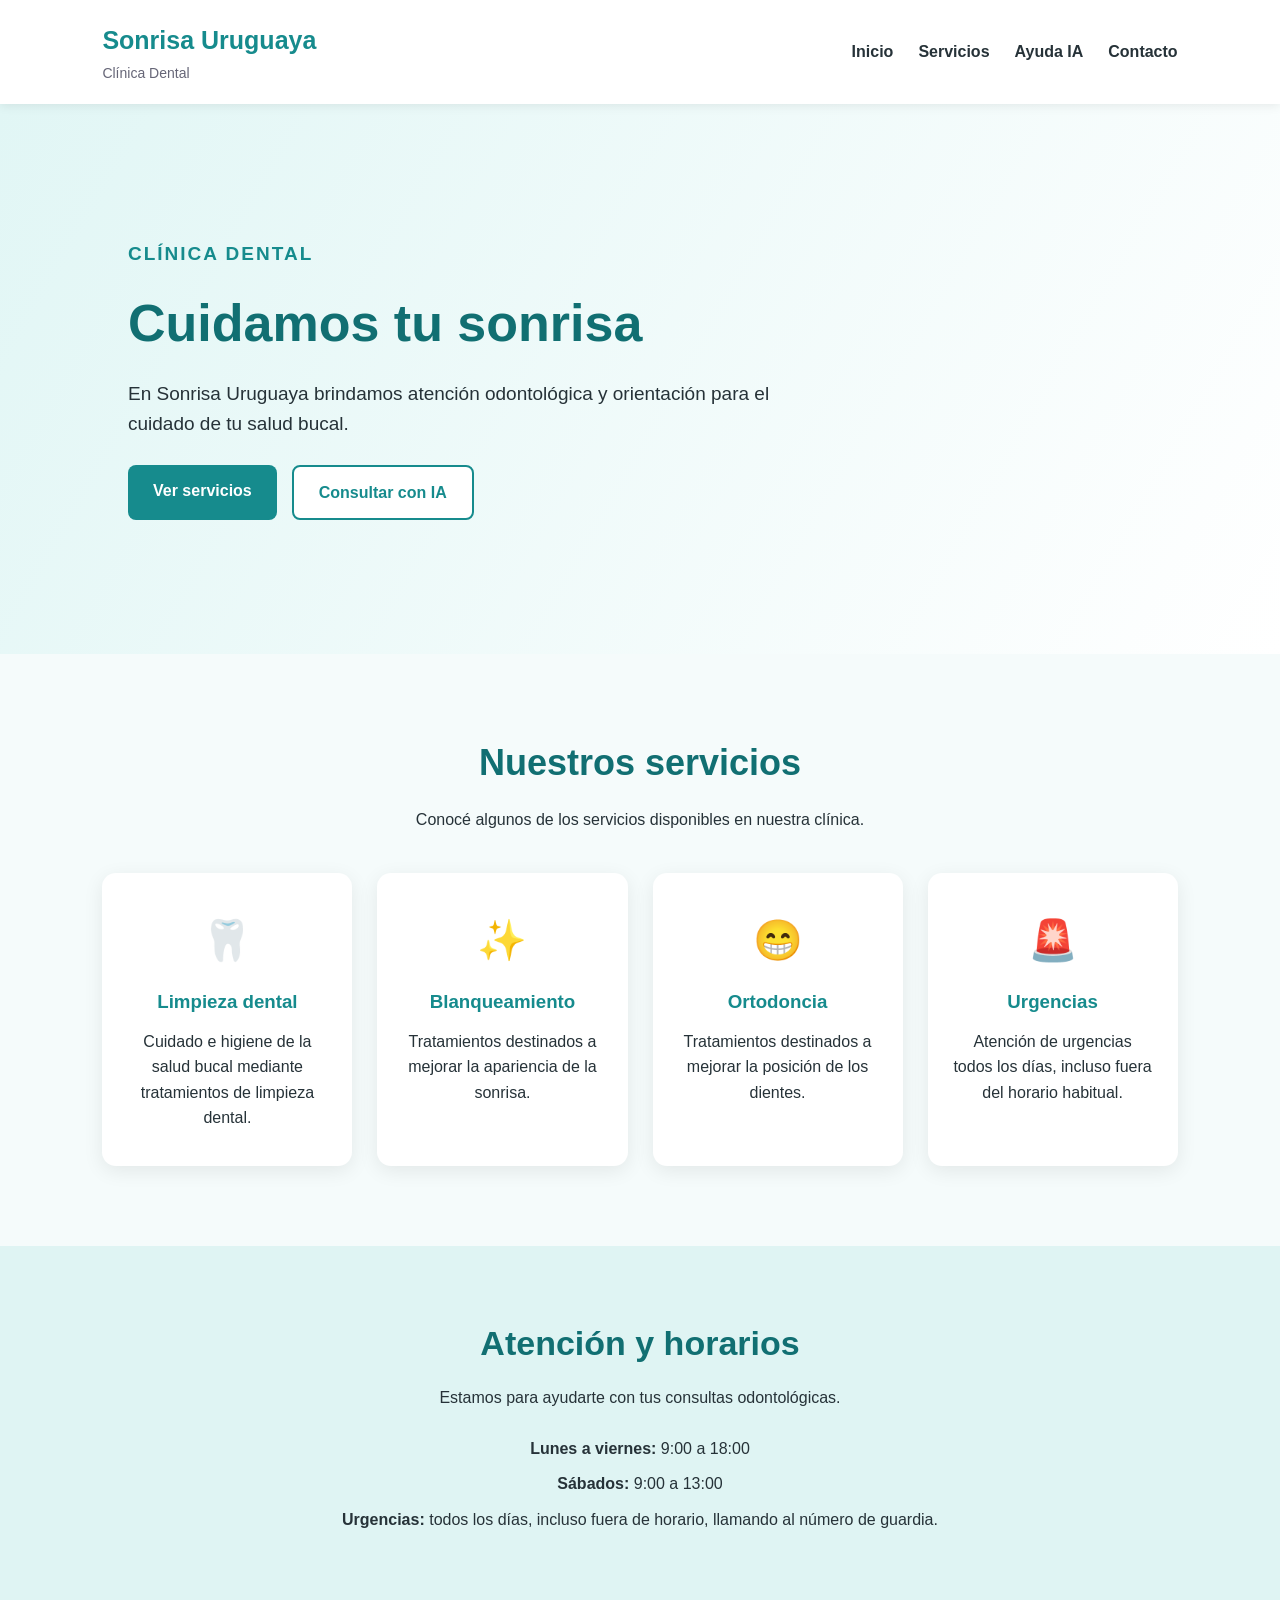
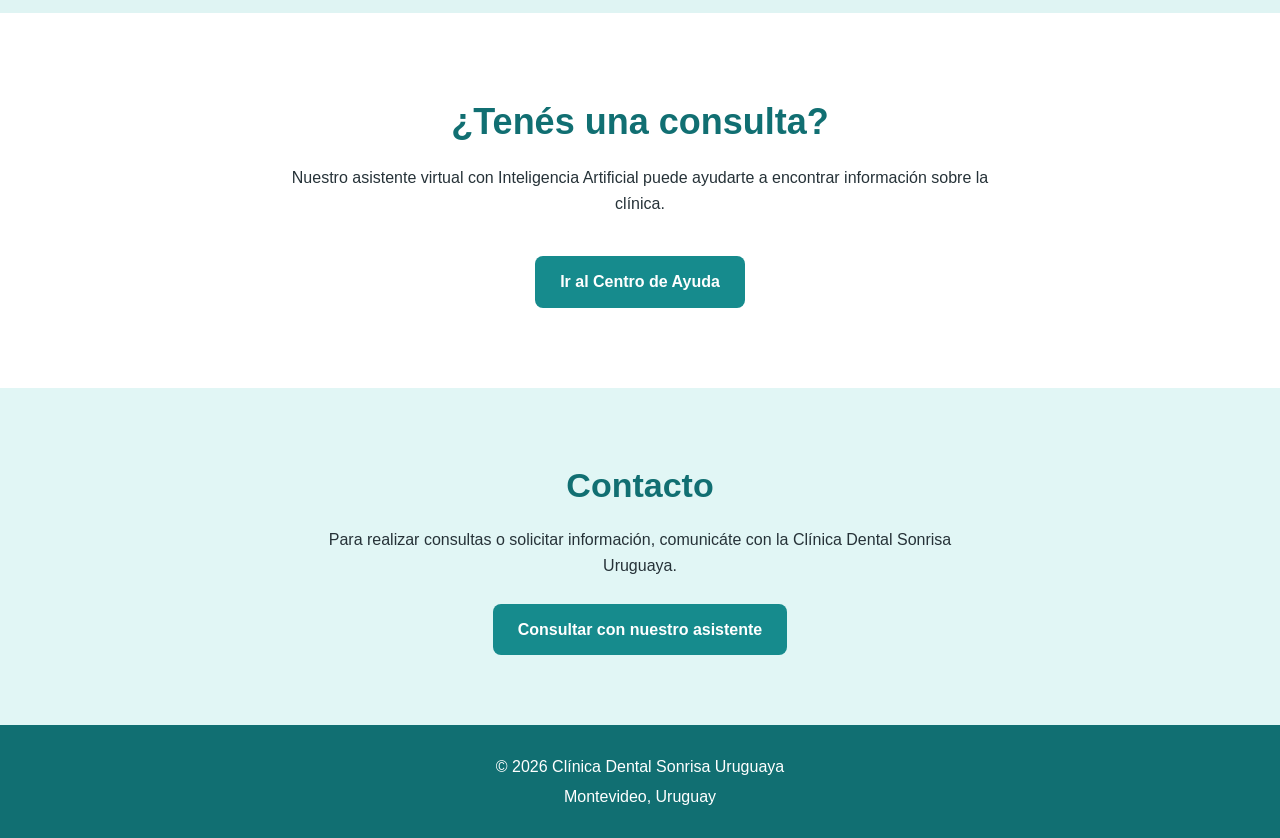
<file: index.html>
<!DOCTYPE html>
<html lang="es">

<head>
    <meta charset="UTF-8">
    <meta name="viewport" content="width=device-width, initial-scale=1.0">

    <title>Clínica Dental Sonrisa Uruguaya</title>

    <link rel="stylesheet" href="style.css">
</head>

<body>


    <header class="header">

        <div class="logo">
            <h1>Sonrisa Uruguaya</h1>
            <p>Clínica Dental</p>
        </div>

        <nav class="nav">

            <a href="index.html">Inicio</a>

            <a href="#servicios">Servicios</a>

            <a href="help.html">Ayuda IA</a>

            <a href="#contacto">Contacto</a>

        </nav>

    </header>


    <main>


        <section class="hero">

            <div class="hero-contenido">

                <p class="etiqueta">
                    CLÍNICA DENTAL
                </p>

                <h2>
                    Cuidamos tu sonrisa
                </h2>

                <p>
                    En Sonrisa Uruguaya brindamos atención
                    odontológica y orientación para el cuidado
                    de tu salud bucal.
                </p>

                <div class="hero-botones">

                    <a href="#servicios" class="boton">
                        Ver servicios
                    </a>

                    <a href="help.html" class="boton boton-secundario">
                        Consultar con IA
                    </a>

                </div>

            </div>

        </section>


        <section id="servicios" class="seccion">

            <h2>Nuestros servicios</h2>

            <p class="texto-centro">
                Conocé algunos de los servicios disponibles
                en nuestra clínica.
            </p>

            <div class="servicios">

                <article class="tarjeta">

                    <div class="icono">
                        🦷
                    </div>

                    <h3>
                        Limpieza dental
                    </h3>

                    <p>
                        Cuidado e higiene de la salud bucal
                        mediante tratamientos de limpieza dental.
                    </p>

                </article>


                <article class="tarjeta">

                    <div class="icono">
                        ✨
                    </div>

                    <h3>
                        Blanqueamiento
                    </h3>

                    <p>
                        Tratamientos destinados a mejorar
                        la apariencia de la sonrisa.
                    </p>

                </article>


                <article class="tarjeta">

                    <div class="icono">
                        😁
                    </div>

                    <h3>
                        Ortodoncia
                    </h3>

                    <p>
                        Tratamientos destinados a mejorar
                        la posición de los dientes.
                    </p>

                </article>


                <article class="tarjeta">

                    <div class="icono">
                        🚨
                    </div>

                    <h3>
                        Urgencias
                    </h3>

                    <p>
                        Atención de urgencias todos los días,
                        incluso fuera del horario habitual.
                    </p>

                </article>

            </div>

        </section>

        <section class="informacion">

            <div class="informacion-contenido">

                <h2>
                    Atención y horarios
                </h2>

                <p>
                    Estamos para ayudarte con tus consultas
                    odontológicas.
                </p>

                <div class="horarios">

                    <p>
                        <strong>Lunes a viernes:</strong>
                        9:00 a 18:00
                    </p>

                    <p>
                        <strong>Sábados:</strong>
                        9:00 a 13:00
                    </p>

                    <p>
                        <strong>Urgencias:</strong>
                        todos los días, incluso fuera de horario,
                        llamando al número de guardia.
                    </p>

                </div>

            </div>

        </section>

        <section class="seccion ayuda-resumen">

            <h2>
                ¿Tenés una consulta?
            </h2>

            <p class="texto-centro">
                Nuestro asistente virtual con Inteligencia
                Artificial puede ayudarte a encontrar
                información sobre la clínica.
            </p>

            <a href="help.html" class="boton">
                Ir al Centro de Ayuda
            </a>

        </section>

        <section id="contacto" class="contacto">

            <h2>
                Contacto
            </h2>

            <p>
                Para realizar consultas o solicitar información,
                comunicáte con la Clínica Dental Sonrisa Uruguaya.
            </p>

            <a href="help.html" class="boton">
                Consultar con nuestro asistente
            </a>

        </section>

    </main>

    <footer>

        <p>
            © 2026 Clínica Dental Sonrisa Uruguaya
        </p>

        <p>
            Montevideo, Uruguay
        </p>

    </footer>


    <script src="script.js"></script>

</body>

</html>
</file>
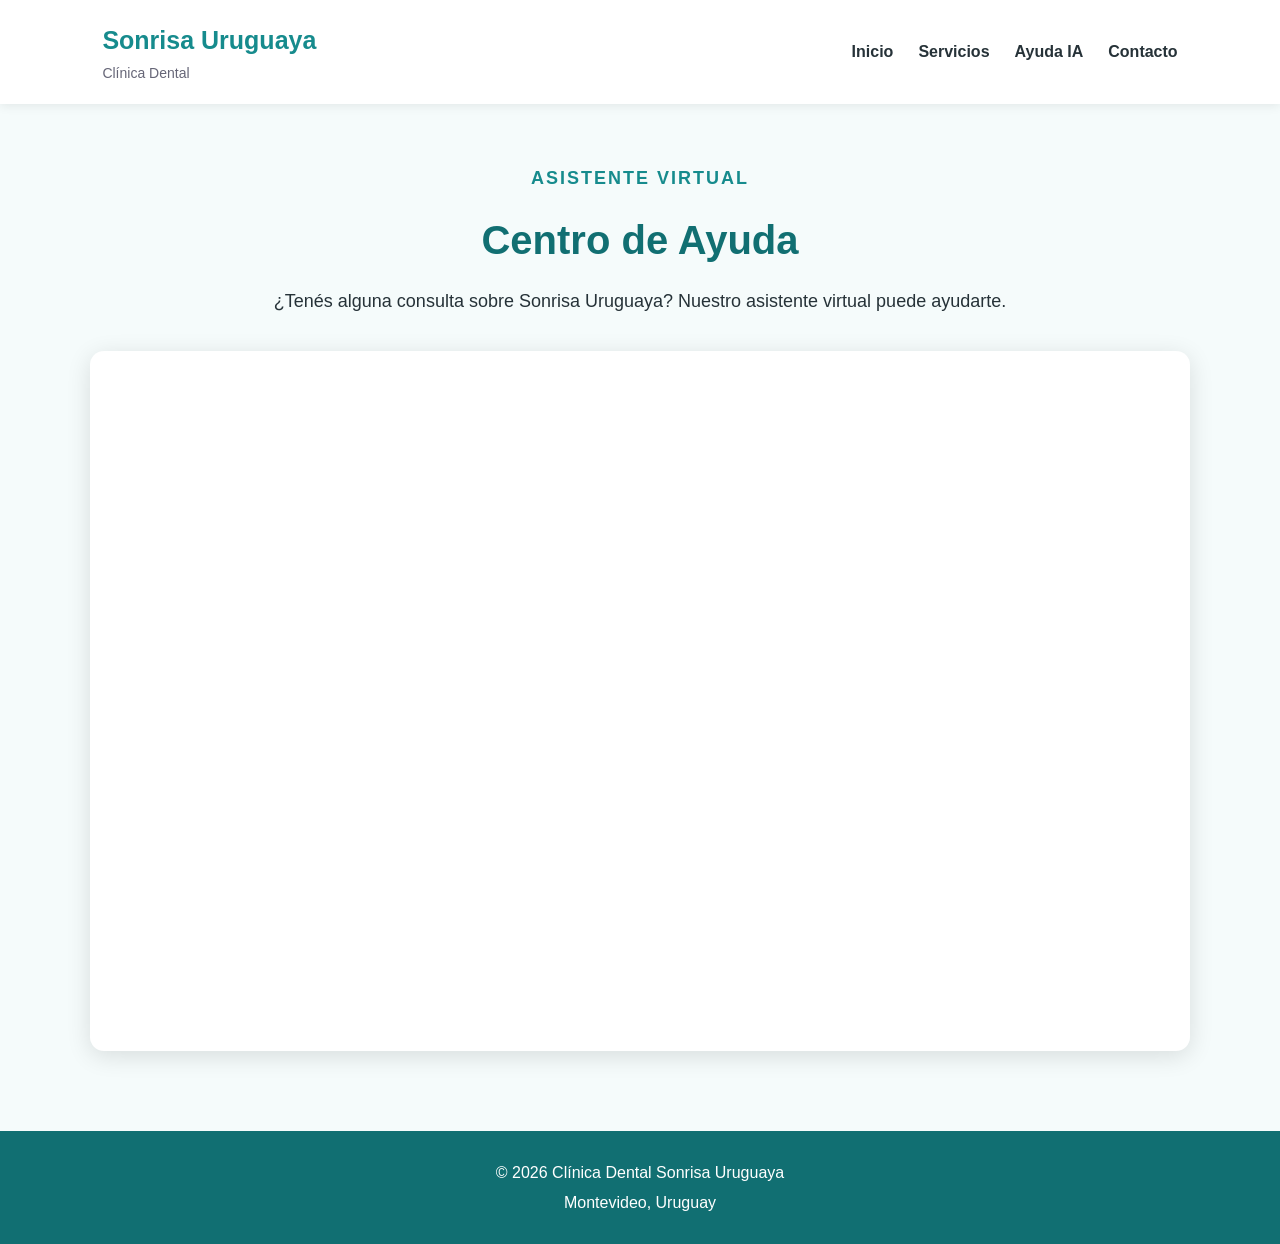
<file: help.html>
<!DOCTYPE html>
<html lang="es">

<head>

    <meta charset="UTF-8">

    <meta name="viewport" content="width=device-width, initial-scale=1.0">

    <title>Centro de Ayuda | Sonrisa Uruguaya</title>

    <link rel="stylesheet" href="style.css">

</head>

<body>


    <header class="header">

        <div class="logo">

            <h1>
                Sonrisa Uruguaya
            </h1>

            <p>
                Clínica Dental
            </p>

        </div>


        <nav class="nav">

            <a href="index.html">
                Inicio
            </a>

            <a href="index.html#servicios">
                Servicios
            </a>

            <a href="help.html">
                Ayuda IA
            </a>

            <a href="index.html#contacto">
                Contacto
            </a>

        </nav>

    </header>

    <main>

        <section class="ayuda">

            <div class="ayuda-introduccion">

                <p class="etiqueta">
                    ASISTENTE VIRTUAL
                </p>

                <h2>
                    Centro de Ayuda
                </h2>

                <p>
                    ¿Tenés alguna consulta sobre Sonrisa Uruguaya?
                    Nuestro asistente virtual puede ayudarte.
                </p>

            </div>

            <div class="chatbase-container">

                <iframe
    src="https://www.chatbase.co/chatbot-iframe/th4dYJsMyo8S7fVeZOGHD"
    width="100%"
    style="height: 100%; min-height: 700px"
    frameborder="0"
    allow="microphone"
>
</iframe>
            
            </div>

        </section>

    </main>


    <footer>

        <p>
            © 2026 Clínica Dental Sonrisa Uruguaya
        </p>

        <p>
            Montevideo, Uruguay
        </p>

    </footer>


    <script src="script.js"></script>

</body>

</html>
</file>
<file: style.css>
* {
    margin: 0;
    padding: 0;
    box-sizing: border-box;
}

html {
    scroll-behavior: smooth;
}

body {
    font-family: Arial, Helvetica, sans-serif;
    background-color: #f5fbfb;
    color: #263238;
    line-height: 1.6;
}


.header {
    width: 100%;
    background-color: #ffffff;

    display: flex;
    justify-content: space-between;
    align-items: center;

    padding: 20px 8%;

    box-shadow: 0 2px 10px rgba(0, 0, 0, 0.08);

    position: sticky;
    top: 0;
    z-index: 100;
}

.logo h1 {
    color: #168b8d;
    font-size: 25px;
    margin-bottom: 2px;
}

.logo p {
    color: #667;
    font-size: 14px;
}


.nav {
    display: flex;
    gap: 25px;
    align-items: center;
}

.nav a {
    color: #263238;
    text-decoration: none;
    font-weight: bold;
    transition: 0.3s;
}

.nav a:hover {
    color: #168b8d;
}


.hero {
    min-height: 550px;

    display: flex;
    align-items: center;

    padding: 80px 10%;

    background: linear-gradient(
        120deg,
        #e1f6f5,
        #ffffff
    );
}

.hero-contenido {
    max-width: 700px;
}

.etiqueta {
    color: #168b8d;
    font-weight: bold;
    font-size: 14px;
    letter-spacing: 2px;
    margin-bottom: 15px;
}

.hero h2 {
    color: #116f72;
    font-size: 52px;
    line-height: 1.15;
    margin-bottom: 25px;
}

.hero p {
    font-size: 19px;
    max-width: 650px;
    margin-bottom: 25px;
}


.hero-botones {
    display: flex;
    gap: 15px;
    flex-wrap: wrap;
}

.boton {
    display: inline-block;

    padding: 13px 25px;

    background-color: #168b8d;
    color: #ffffff;

    text-decoration: none;

    border-radius: 8px;

    font-weight: bold;

    transition: 0.3s;
}

.boton:hover {
    background-color: #116f72;
    transform: translateY(-2px);
}

.boton-secundario {
    background-color: #ffffff;
    color: #168b8d;
    border: 2px solid #168b8d;
}

.boton-secundario:hover {
    background-color: #e1f6f5;
}


.seccion {
    padding: 80px 8%;
    text-align: center;
}

.seccion h2 {
    color: #116f72;
    font-size: 36px;
    margin-bottom: 15px;
}

.texto-centro {
    max-width: 700px;
    margin: 0 auto 40px;
}

.servicios {
    display: grid;

    grid-template-columns:
        repeat(4, 1fr);

    gap: 25px;

    max-width: 1200px;

    margin: 40px auto 0;
}

.tarjeta {
    background-color: #ffffff;

    padding: 35px 25px;

    border-radius: 14px;

    box-shadow:
        0 5px 20px rgba(0, 0, 0, 0.08);

    transition: 0.3s;
}

.tarjeta:hover {
    transform: translateY(-5px);
}

.icono {
    font-size: 40px;
    margin-bottom: 15px;
}

.tarjeta h3 {
    color: #168b8d;
    margin-bottom: 12px;
}



.informacion {
    padding: 70px 10%;

    background-color: #dff4f3;

    text-align: center;
}

.informacion h2 {
    color: #116f72;
    font-size: 34px;
    margin-bottom: 15px;
}

.informacion-contenido {
    max-width: 800px;
    margin: auto;
}

.horarios {
    margin-top: 25px;
}

.horarios p {
    margin-bottom: 10px;
}



.ayuda-resumen {
    background-color: #ffffff;
}

.ayuda {
    padding: 60px 6% 80px;

    text-align: center;

    min-height: 900px;
}

.ayuda-introduccion {
    max-width: 800px;
    margin: 0 auto 35px;
}

.ayuda h2 {
    color: #116f72;
    font-size: 40px;
    margin-bottom: 15px;
}

.ayuda-introduccion p {
    font-size: 18px;
}



.chatbase-container {
    width: 100%;

    max-width: 1100px;

    min-height: 700px;

    margin: 0 auto;

    background-color: #ffffff;

    border-radius: 14px;

    overflow: hidden;

    box-shadow:
        0 5px 25px rgba(0, 0, 0, 0.12);
}

.chatbase-container iframe {
    display: block;

    width: 100%;

    min-height: 700px;

    border: none;
}


.contacto {
    padding: 70px 10%;

    text-align: center;

    background-color: #e1f6f5;
}

.contacto h2 {
    color: #116f72;

    font-size: 34px;

    margin-bottom: 15px;
}

.contacto p {
    max-width: 700px;

    margin: 0 auto 25px;
}



footer {
    background-color: #116f72;

    color: #ffffff;

    text-align: center;

    padding: 25px;
}

footer p {
    margin: 4px;
}


@media (max-width: 900px) {

    .header {
        flex-direction: column;
        gap: 20px;
    }

    .servicios {
        grid-template-columns:
            repeat(2, 1fr);
    }

    .hero h2 {
        font-size: 42px;
    }

}


@media (max-width: 600px) {

    .header {
        padding: 18px 5%;
    }

    .nav {
        gap: 12px;

        flex-wrap: wrap;

        justify-content: center;
    }

    .nav a {
        font-size: 14px;
    }

    .hero {
        padding: 60px 7%;
    }

    .hero h2 {
        font-size: 36px;
    }

    .hero p {
        font-size: 17px;
    }

    .servicios {
        grid-template-columns: 1fr;
    }

    .seccion {
        padding: 60px 6%;
    }

    .ayuda {
        padding: 50px 3%;
    }

    .ayuda h2 {
        font-size: 32px;
    }

    .chatbase-container {
        border-radius: 8px;
    }

}
</file>
